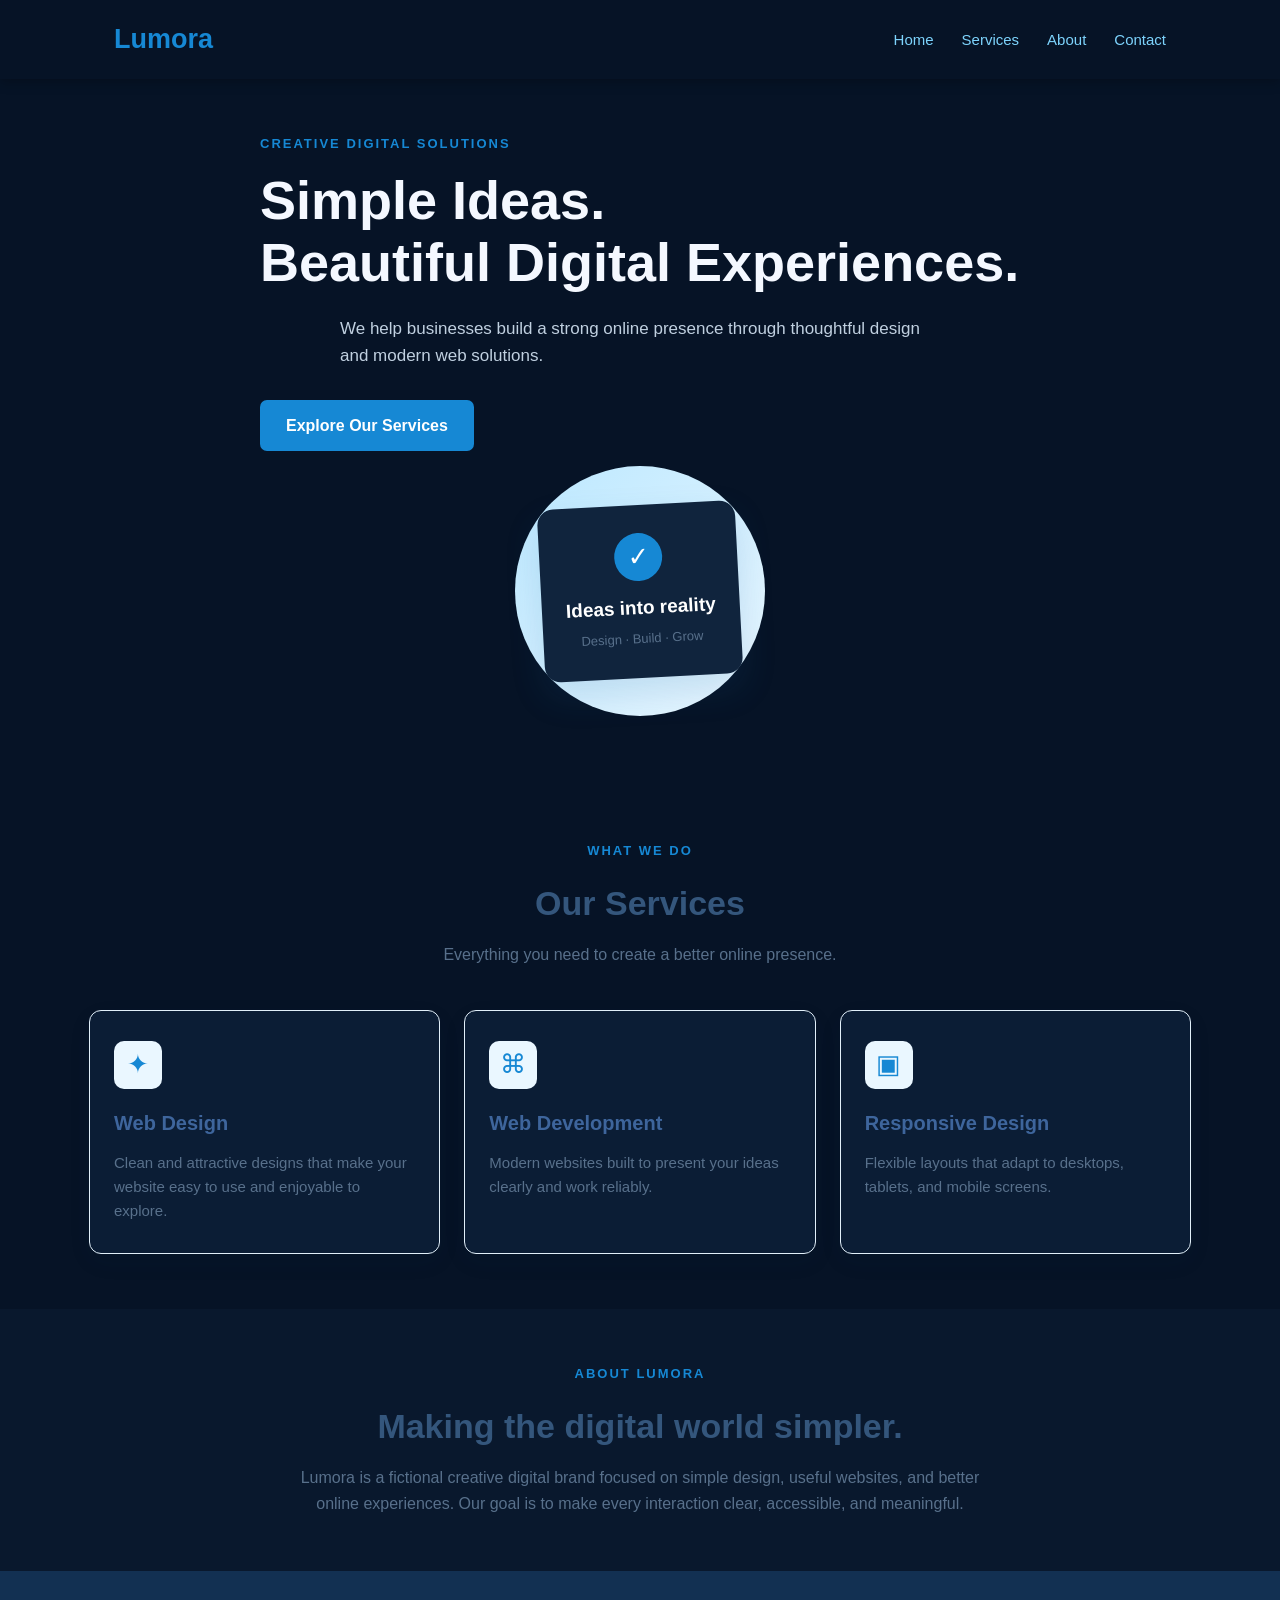
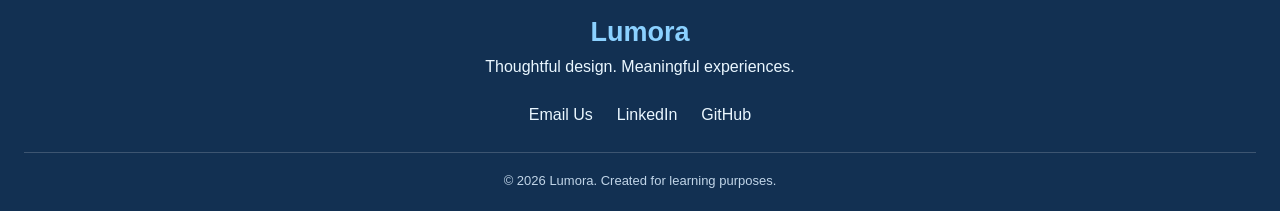
<file: WebDev-L1-LandingPage/index.html>
<!DOCTYPE html>
<html lang="en">
<head>
    <meta charset="UTF-8">
    <meta name="viewport" content="width=device-width, initial-scale=1.0">
    <title>Lumora | Creative Digital Solutions</title>
    <link rel="stylesheet" href="style.css">
</head>
<body>

    <!-- Navigation -->
    <header>
        <nav class="navbar">
            <a href="#home" class="logo">Lumora</a>

            <ul class="nav-links">
                <li><a href="#home">Home</a></li>
                <li><a href="#services">Services</a></li>
                <li><a href="#about">About</a></li>
                <li><a href="#contact">Contact</a></li>
            </ul>
        </nav>
    </header>

    <main>
        <!-- Hero Section -->
        <section id="home" class="hero">
            <div class="hero-content">
                <p class="eyebrow">CREATIVE DIGITAL SOLUTIONS</p>
                <h1>Simple Ideas.<br>Beautiful Digital Experiences.</h1>
                <p class="hero-text">
                    We help businesses build a strong online presence
                    through thoughtful design and modern web solutions.
                </p> 
                <a href="#services" class="btn">Explore Our Services</a> 

            <div class="hero-visual">
                <div class="visual-circle">
                    <div class="visual-card">
                        <span class="visual-check">✓</span>
                        <h3>Ideas into reality</h3>
                        <p>Design · Build · Grow</p>
                    </div>
                </div>
              </div>
            </div>
        </section>

          
            </div>
        </section>

        <!-- Services Section -->
        <section id="services" class="services section">
            <div class="section-heading">
                <p class="eyebrow">WHAT WE DO</p>
                <h2>Our Services</h2>
                <p>Everything you need to create a better online presence.</p>
            </div>

            <div class="service-container">
                <article class="service-card">
                    <div class="service-icon">✦</div>
                    <h3>Web Design</h3>
                    <p>
                        Clean and attractive designs that make your
                        website easy to use and enjoyable to explore.
                    </p>
                </article>

                <article class="service-card">
                    <div class="service-icon">⌘</div>
                    <h3>Web Development</h3>
                    <p>
                        Modern websites built to present your ideas
                        clearly and work reliably.
                    </p>
                </article>

                <article class="service-card">
                    <div class="service-icon">▣</div>
                    <h3>Responsive Design</h3>
                    <p>
                        Flexible layouts that adapt to desktops,
                        tablets, and mobile screens.
                    </p>
                </article>
            </div>
        </section>

        <!-- About Section -->
        <section id="about" class="about section">
            <div class="about-content">
                <p class="eyebrow">ABOUT LUMORA</p>
                <h2>Making the digital world simpler.</h2>
                <p>
                    Lumora is a fictional creative digital brand focused
                    on simple design, useful websites, and better
                    online experiences. Our goal is to make every
                    interaction clear, accessible, and meaningful.
                </p>
            </div>
        </section>
    </main>

    <!-- Footer -->
    <footer id="contact" class="footer">
        <div>
            <a href="#home" class="logo footer-logo">Lumora</a>
            <p>Thoughtful design. Meaningful experiences.</p>
        </div>

        <div class="footer-links">
            <a href="nehafaruki.0416@gmail.com">Email Us</a>
            <a href="https://www.linkedin.com/in/neha-parveen-94aa5a34a/" target="_blank" rel="noopener noreferrer">LinkedIn</a>
            <a href="https://github.com/Nehafaruki/NehaParveen" target="_blank" rel="noopener noreferrer">GitHub</a>
        </div>
        
            </div>

            

        <p class="copyright">
            © 2026 Lumora. Created for learning purposes.
        </p>
    </footer>

</body>
</html>
</file>
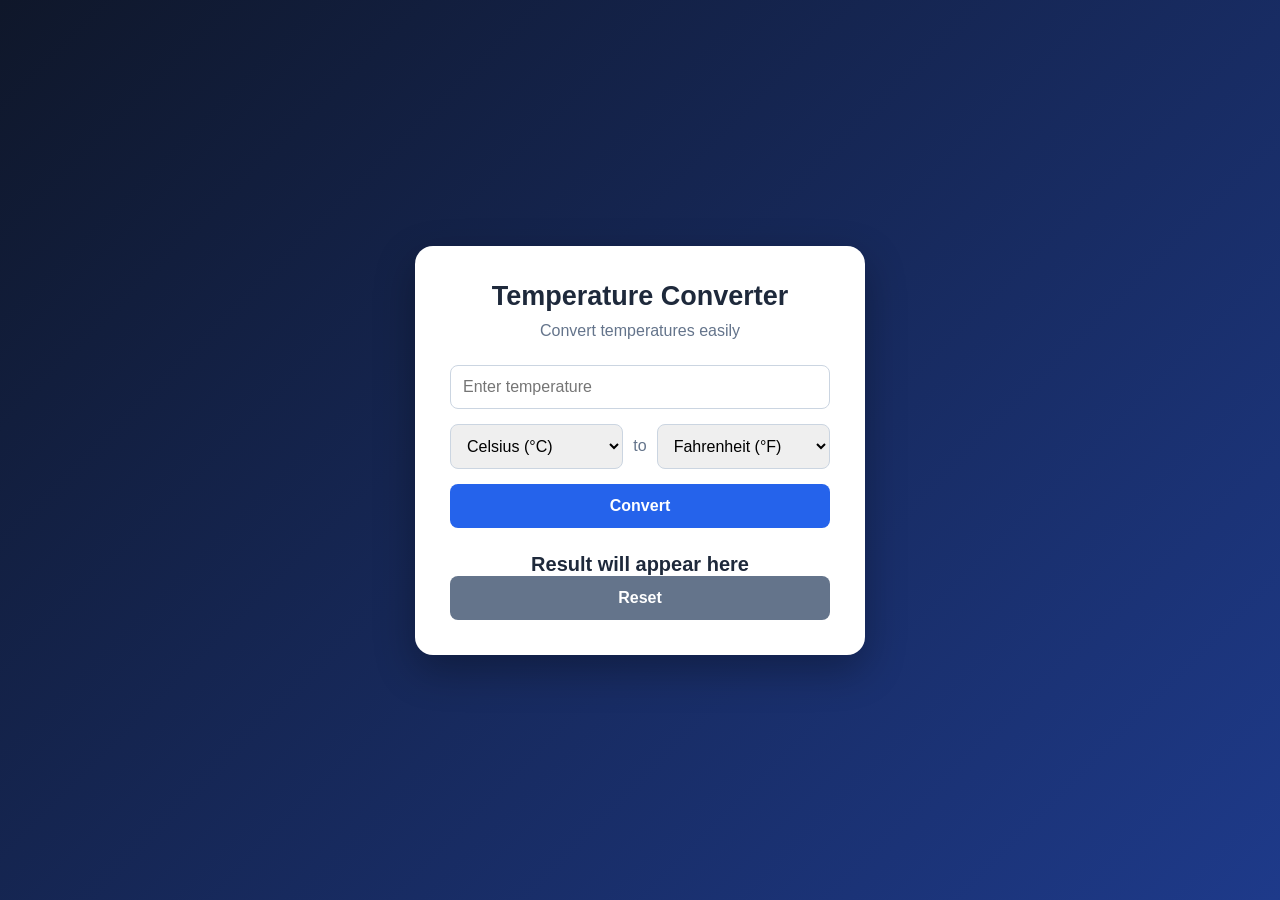
<file: WebDev-L1-Temperature Converter/index.html>
<!DOCTYPE html>
<html lang="en">
<head>
    <meta charset="UTF-8">
    <meta name="viewport" content="width=device-width, initial-scale=1.0">
    <title>Temperature Converter</title>
    <link rel="stylesheet" href="style.css">
</head>
<body>

    <div class="converter">
        <h1>Temperature Converter</h1>
        <p>Convert temperatures easily</p>

        <input type="number" id="temperature"
               placeholder="Enter temperature">

        <div class="units">
            <select id="fromUnit">
                <option value="C">Celsius (°C)</option>
                <option value="F">Fahrenheit (°F)</option>
                <option value="K">Kelvin (K)</option>
            </select>

            <span>to</span>

            <select id="toUnit">
                <option value="F">Fahrenheit (°F)</option>
                <option value="C">Celsius (°C)</option>
                <option value="K">Kelvin (K)</option>
            </select>
        </div>

        <button id="convertBtn">Convert</button>

        <h2 id="result">Result will appear here</h2>
        
    <button id="resetBtn" type="button">Reset</button>

    </div>
  
    <script src="script.js"></script>
</body>
</html>
</file>
<file: WebDev-L1-LandingPage/style.css>
/* Basic reset */
* {
    margin: 0;
    padding: 0;
    box-sizing: border-box;
}

html {
    scroll-behavior: smooth;
}

body {
    font-family: Arial, Helvetica, sans-serif;
    color: #f4f8ff;
    background-color: #061326;
    line-height: 1.6;
}

/* Navigation */
header {
    background-color: #061326;
    box-shadow: 0 2px 12px rgba(0, 0, 0, 0.28);
    position: sticky;
    top: 0;
    z-index: 100;
}

.navbar {
    max-width: 1100px;
    margin: auto;
    padding: 18px 24px;
    display: flex;
    justify-content: space-between;
    align-items: center;
    gap: 20px;
}

.logo {
    color: #1688d4;
    font-size: 27px;
    font-weight: bold;
    text-decoration: none;
}

.nav-links {
    list-style: none;
    display: flex;
    gap: 28px;
    caret-color: #f4f8ff;
}

.nav-links a {
    color: #7dd3fc;
    text-decoration: none;
    font-size: 15px;
    transition: color 0.3s ease;
}

.nav-links a:hover {
    color: #38bdf8;
}

/* Hero section */
.hero {
    min-height: 420px;
    padding: 55px 24px;
    display: flex;
    align-items: center;
    justify-content: center;
    FLEX-WRAP: WRAP;
    gap: 30px;
    text-align: left;
    background: #061326;
    color: #ffffff;
}

.hero-content {
    max-width: 760px;
}

.eyebrow {
    color: #1688d4;
    font-size: 13px;
    font-weight: bold;
    letter-spacing: 2px;
    margin-bottom: 14px;
}

.hero h1 {
    color: #f4f8ff;
    font-size: clamp(34px, 5vw, 54px);
    line-height: 1.15;
    margin-bottom: 22px;
    caret-color: #f4f8ff;
}

.hero-text {
    max-width: 600px;
    margin: 0 auto 30px;
    color: #c0d0e0;
    font-size: 17px;
}

.btn {
    display: inline-block;
    background-color: #1688d4;
    color: #ffffff;
    padding: 13px 26px;
    border-radius: 7px;
    text-decoration: none;
    font-weight: bold;
    transition: background-color 0.3s ease;
}

.btn:hover {
    background-color: #0968ad;
}

/* Shared section styling */
.section {
    padding: 55px 24px;
}

.section-heading {
    text-align: center;
    max-width: 650px;
    margin: 0 auto 42px;
}

.section-heading h2,
.about h2 {
    color: #34567c;
    font-size: 34px;
    margin-bottom: 12px;
    caret-color: #f4f8ff;
}

.section-heading > p:last-child,
.about-content > p:last-child {
    color: #58708b;
}

/* Service cards */
.services {
    max-width: 1150px;
    margin: auto;
}

.service-container {
    display: grid;
    grid-template-columns: repeat(3, minmax(0, 1fr));
    gap: 24px;
}

.service-card {
    padding: 30px 24px;
    background-color: #0b1d35;
    border: 1px solid #e1eff9;
    border-radius: 12px;
    box-shadow: 0 8px 24px rgba(24, 49, 83, 0.06);
    transition: transform 0.3s ease, box-shadow 0.3s ease;
}

.service-card:hover {
    transform: translateY(-5px);
    box-shadow: 0 12px 28px rgba(24, 49, 83, 0.12);
}

.service-icon {
    width: 48px;
    height: 48px;
    display: grid;
    place-items: center;
    margin-bottom: 18px;
    border-radius: 10px;
    background-color: #eaf7ff;
    color: #1688d4;
    font-size: 26px;
}

.service-card h3 {
    margin-bottom: 12px;
    font-size: 20px;
    color: #3e659c;
    caret-color: #f4f8ff;
}

.service-card p {
    color: #58708b;
    font-size: 15px;
}

/* About section */
.about {
    background-color: #09182d;
    text-align: center;
}

.about-content {
    max-width: 720px;
    margin: auto;
}

.about-content > p:last-child {
    font-size: 16px;
}

/* Footer */
.footer {
    background-color: #123052;
    color: #eaf7ff;
    padding: 40px 24px 20px;
    text-align: center;
}

.footer-logo {
    color: #8bd1ff;
}

.footer-links {
    display: flex;
    justify-content: center;
    flex-wrap: wrap;
    gap: 24px;
    margin: 22px 0;
}

.footer-links a {
    color: #eaf7ff;
    text-decoration: none;
}

.footer-links a:hover {
    color: #8bd1ff;
}

.copyright {
    margin-top: 24px;
    padding-top: 18px;
    border-top: 1px solid rgba(255, 255, 255, 0.18);
    color: #c1d5e8;
    font-size: 13px;
}

/* Mobile responsiveness */
@media (max-width: 700px) {
    .navbar {
        flex-direction: column;
        gap: 12px;
    }

    .nav-links {
        justify-content: center;
        flex-wrap: wrap;
        gap: 12px 20px;
    }

    .hero {
        min-height: auto;
        padding: 50px 20px;
    }

    .section {
        padding: 60px 20px;
    }

    .section-heading h2,
    .about h2 {
        font-size: 29px;
    }

    .service-container {
        grid-template-columns: 1fr;
    }
}

/* Hero illustration */
.hero {
    flex-wrap: wrap;
    gap: 45px;
}

.hero-content {
    flex: 1 1 360px;
}

.hero-visual {
    flex: 1 1 280px;
    display: flex;
    justify-content: center;
    align-items: center;
    min-height: 280px;
}

.visual-circle {
    width: 250px;
    height: 250px;
    border-radius: 50%;
    background: linear-gradient(135deg, #bce8ff, #eaf7ff);
    display: flex;
    justify-content: center;
    align-items: center;
}

.visual-card {
    background: #10243d;
    padding: 28px 24px;
    border-radius: 16px;
    text-align: center;
    box-shadow: 0 15px 35px rgba(24, 100, 160, 0.15);
    transform: rotate(-3deg);
}

.visual-check {
    display: inline-grid;
    place-items: center;
    width: 48px;
    height: 48px;
    margin-bottom: 12px;
    border-radius: 50%;
    background: #1688d4;
    color: white;
    font-size: 26px;
}

.visual-card h3 {
    font-size: 19px;
    margin-bottom: 6px;
}

.visual-card p {
    color: #58708b;
    font-size: 13px;
}

@media (max-width: 700px) {
    .hero {
        gap: 20px;
    }

    .hero-visual {
        min-height: 240px;
    }

    .visual-circle {
        width: 210px;
        height: 210px;
    }
}
</file>
<file: WebDev-L1-Temperature Converter/style.css>
* {
    margin: 0;
    padding: 0;
    box-sizing: border-box;
}

body {
    font-family: Arial, sans-serif;
    background: linear-gradient(135deg, #0f172a, #1e3a8a);
    min-height: 100vh;
    display: flex;
    justify-content: center;
    align-items: center;
    padding: 20px;
    color: white;
}

.converter {
    background: #ffffff;
    color: #1e293b;
    width: 100%;
    max-width: 450px;
    padding: 35px;
    border-radius: 18px;
    text-align: center;
    box-shadow: 0 15px 40px rgba(0, 0, 0, 0.3);
}

h1 {
    font-size: 27px;
    margin-bottom: 10px;
}

.converter p {
    color: #64748b;
    margin-bottom: 25px;
}

input,
select {
    width: 100%;
    padding: 12px;
    margin-bottom: 15px;
    border: 1px solid #cbd5e1;
    border-radius: 8px;
    font-size: 16px;
}

.units {
    display: flex;
    align-items: center;
    gap: 10px;
}

.units select {
    min-width: 0;
}

.units span {
    margin-bottom: 15px;
    color: #64748b;
}

button {
    width: 100%;
    padding: 13px;
    background: #2563eb;
    color: white;
    border: none;
    border-radius: 8px;
    font-size: 16px;
    font-weight: bold;
    cursor: pointer;
   transition: background 0.3s;
}

button:hover {
    background: #1d4ed8;
}

#result {
    margin-top: 25px;
    font-size: 20px;
    overflow-wrap: anywhere;
}

@media (max-width: 400px) {
    .converter {
        padding: 22px;
    }

    h1 {
        font-size: 23px;
    }

    .units {
        gap: 10px;
    }

    .units select {
        font-size: 13px;
        padding: 10px 5px;
    }
}

.button {
    display: flex;
    gap: 20px;
}

.button button {
    flex: 5;
}

#resetBtn {
    background: #64748b;
}

#resetBtn:hover {
    background: #475569;
}
</file>
